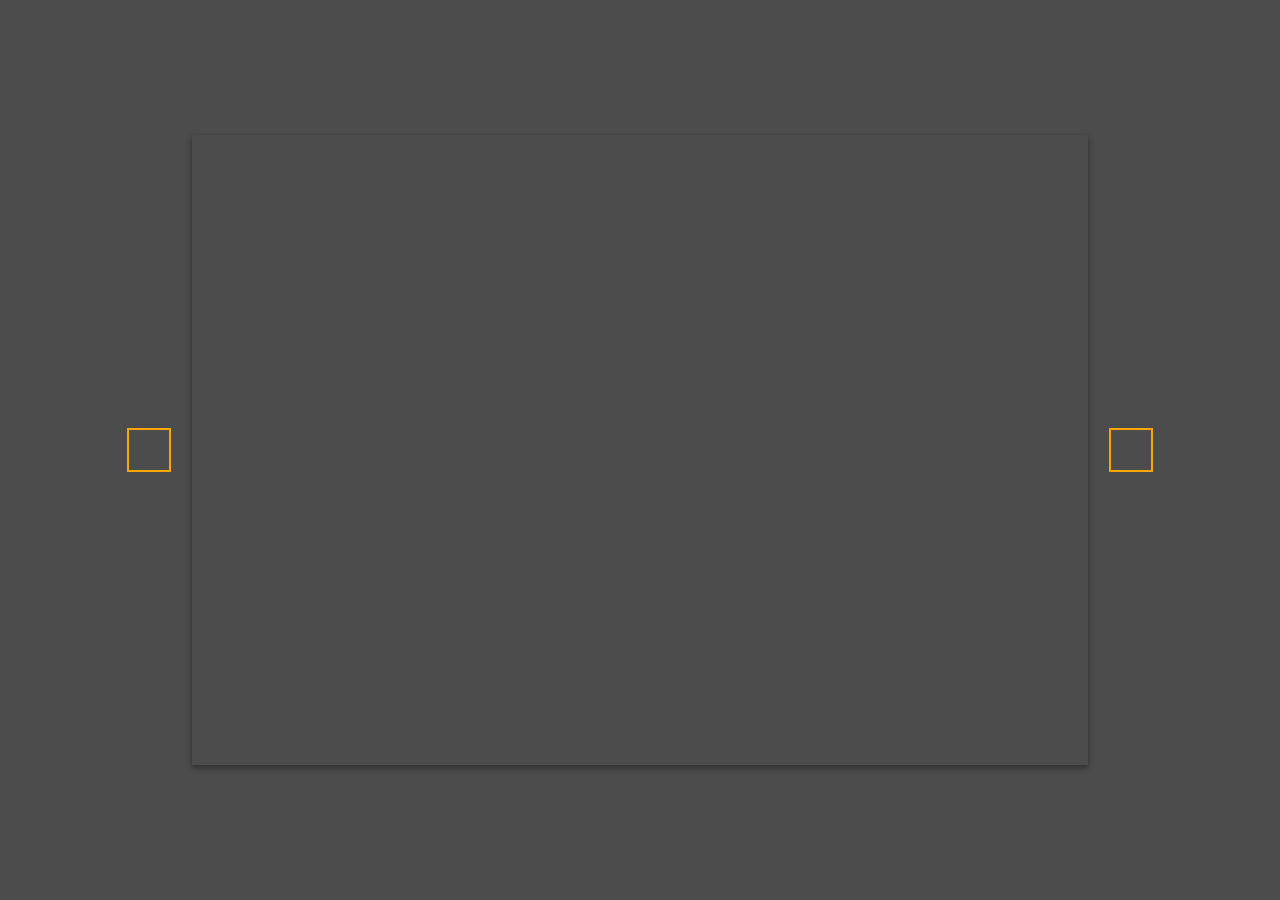
<file: background-slider/index.html>
<!DOCTYPE html>
<html lang="en">
  <head>
    <meta charset="UTF-8" />
    <meta name="viewport" content="width=device-width, initial-scale=1.0" />
    <link
      rel="stylesheet"
      href="https://cdnjs.cloudflare.com/ajax/libs/font-awesome/5.14.0/css/all.min.css"
      integrity="sha512-1PKOgIY59xJ8Co8+NE6FZ+LOAZKjy+KY8iq0G4B3CyeY6wYHN3yt9PW0XpSriVlkMXe40PTKnXrLnZ9+fkDaog=="
      crossorigin="anonymous"
    />
    <link rel="stylesheet" href="style.css" />
    <title>Background Slider</title>
  </head>
  <body>
    <div class="slider-container">
      <div
        class="slide active"
        style="
          background-image: url('https://images.unsplash.com/photo-1549880338-65ddcdfd017b?ixlib=rb-1.2.1&ixid=eyJhcHBfaWQiOjEyMDd9&auto=format&fit=crop&w=2100&q=80');
        "
      ></div>
      <div
        class="slide"
        style="
          background-image: url('https://images.unsplash.com/photo-1511593358241-7eea1f3c84e5?ixlib=rb-1.2.1&ixid=eyJhcHBfaWQiOjEyMDd9&auto=format&fit=crop&w=1934&q=80');
        "
      ></div>

      <div
        class="slide"
        style="
          background-image: url('[data-uri]');
        "
      ></div>

      <div
        class="slide"
        style="
          background-image: url('[data-uri]');
        "
      ></div>

      <div
        class="slide"
        style="
          background-image: url('[data-uri]');
        "
      ></div>

      <button class="arrow left-arrow" id="left">
        <i class="fas fa-arrow-left"></i>
      </button>

      <button class="arrow right-arrow" id="right">
        <i class="fas fa-arrow-right"></i>
      </button>
    </div>
    <script src="script.js"></script>
  </body>
</html>
</file>
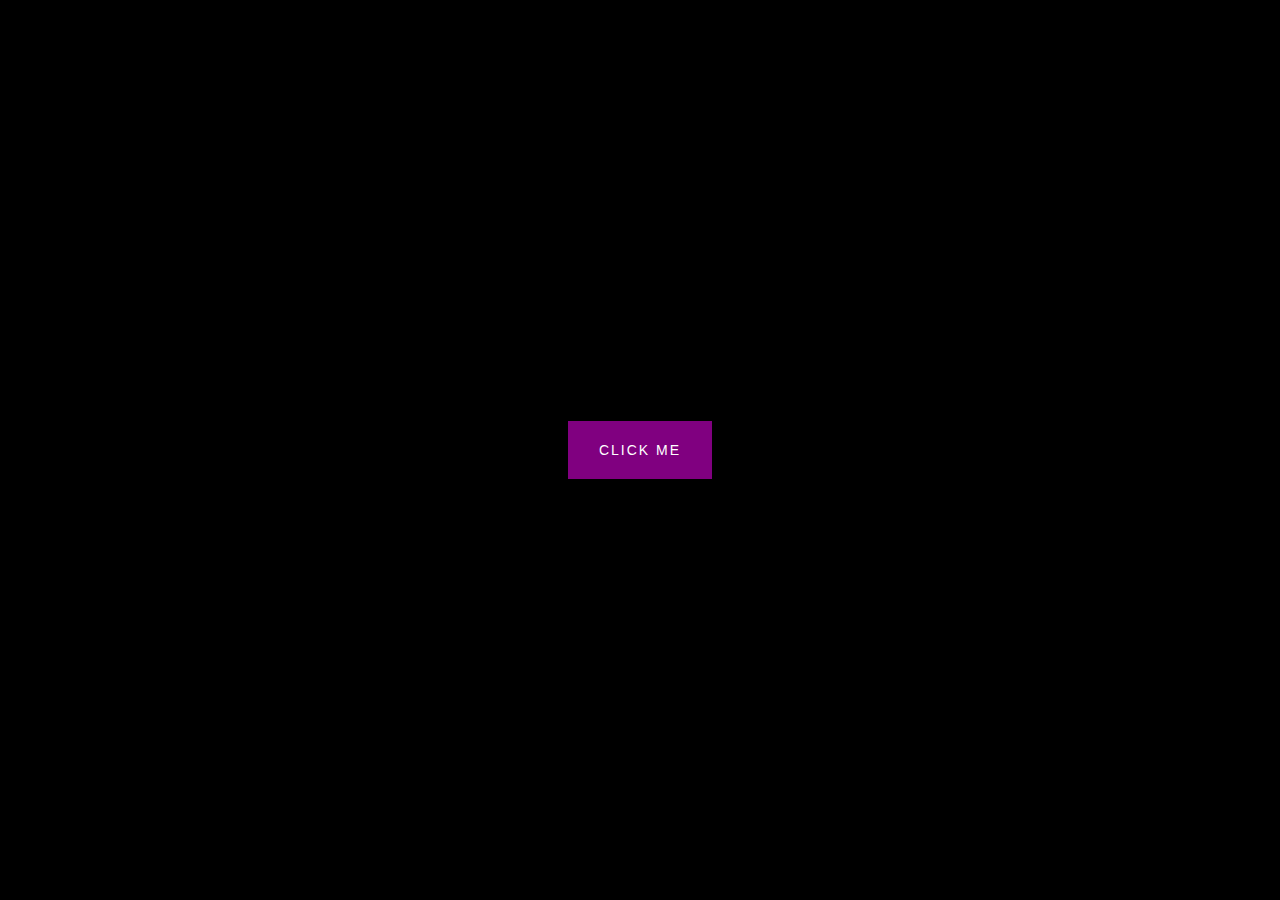
<file: button-ripple-effect/index.html>
<!DOCTYPE html>
<html lang="en">
  <head>
    <meta charset="UTF-8" />
    <meta name="viewport" content="width=device-width, initial-scale=1.0" />
    <link rel="stylesheet" href="style.css" />
    <title>Button Ripple Effect</title>
  </head>
  <body>
    <button class="ripple">Click Me</button>
    <script src="script.js"></script>
  </body>
</html>
</file>
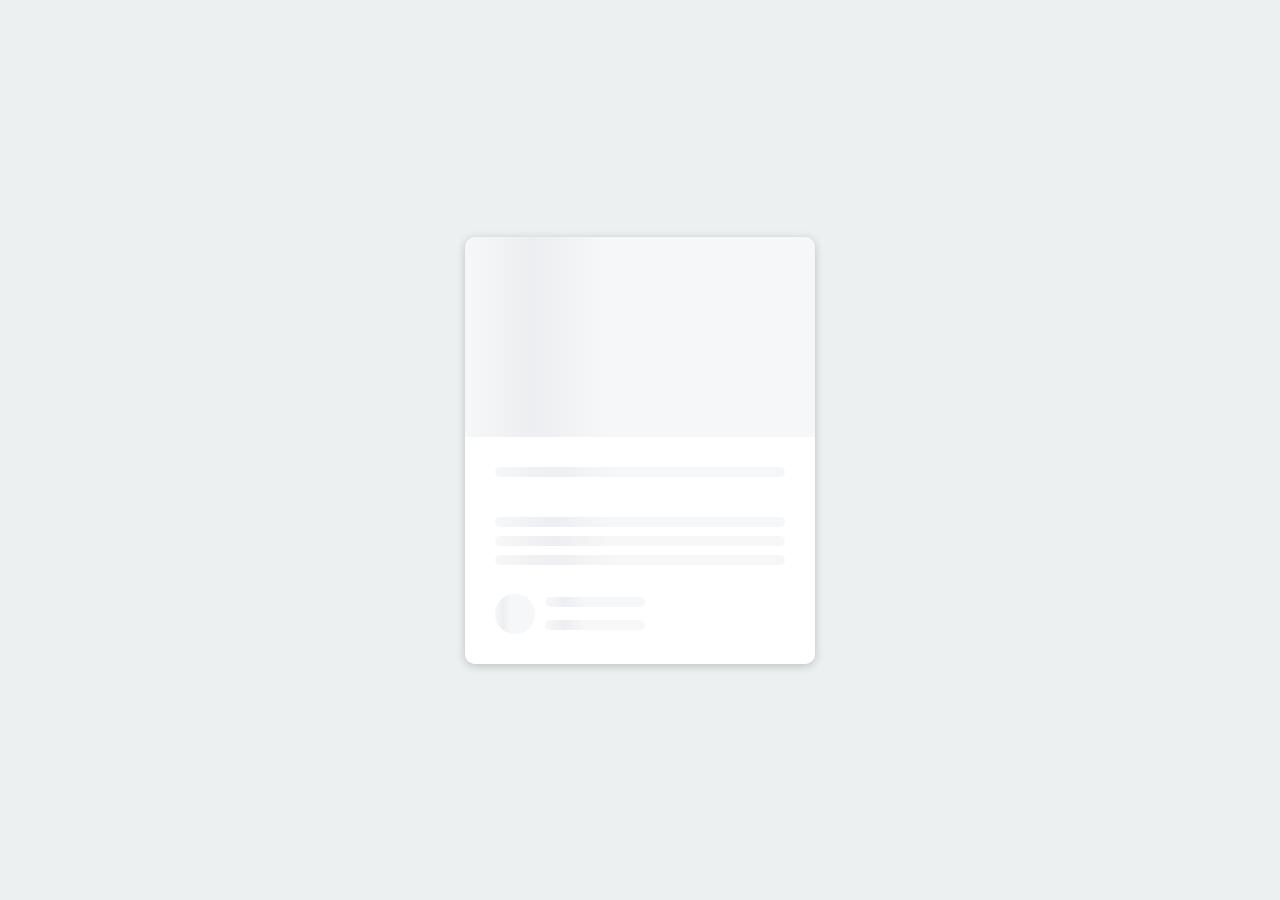
<file: content-placeholder/index.html>
<!DOCTYPE html>
<html lang="en">
  <head>
    <meta charset="UTF-8" />
    <meta name="viewport" content="width=device-width, initial-scale=1.0" />
    <link rel="stylesheet" href="style.css" />
    <title>Content Placeholder</title>
  </head>
  <body>
    <div class="card">
      <div class="card-header animated-bg" id="header">&nbsp;</div>

      <div class="card-content">
        <h3 class="card-title animated-bg animated-bg-text" id="title">
          &nbsp;
        </h3>
        <p class="card-excerpt" id="excerpt">
          &nbsp;
          <span class="animated-bg animated-bg-text">&nbsp;</span>
          <span class="animated-bg animated-bg-text">&nbsp;</span>
          <span class="animated-bg animated-bg-text">&nbsp;</span>
        </p>
        <div class="author">
          <div class="profile-img animated-bg" id="profile_img">&nbsp;</div>
          <div class="author-info">
            <strong class="animated-bg animated-bg-text" id="name"
              >&nbsp;</strong
            >
            <small class="animated-bg animated-bg-text" id="date">&nbsp;</small>
          </div>
        </div>
      </div>
    </div>

    <script src="script.js"></script>
  </body>
</html>
</file>
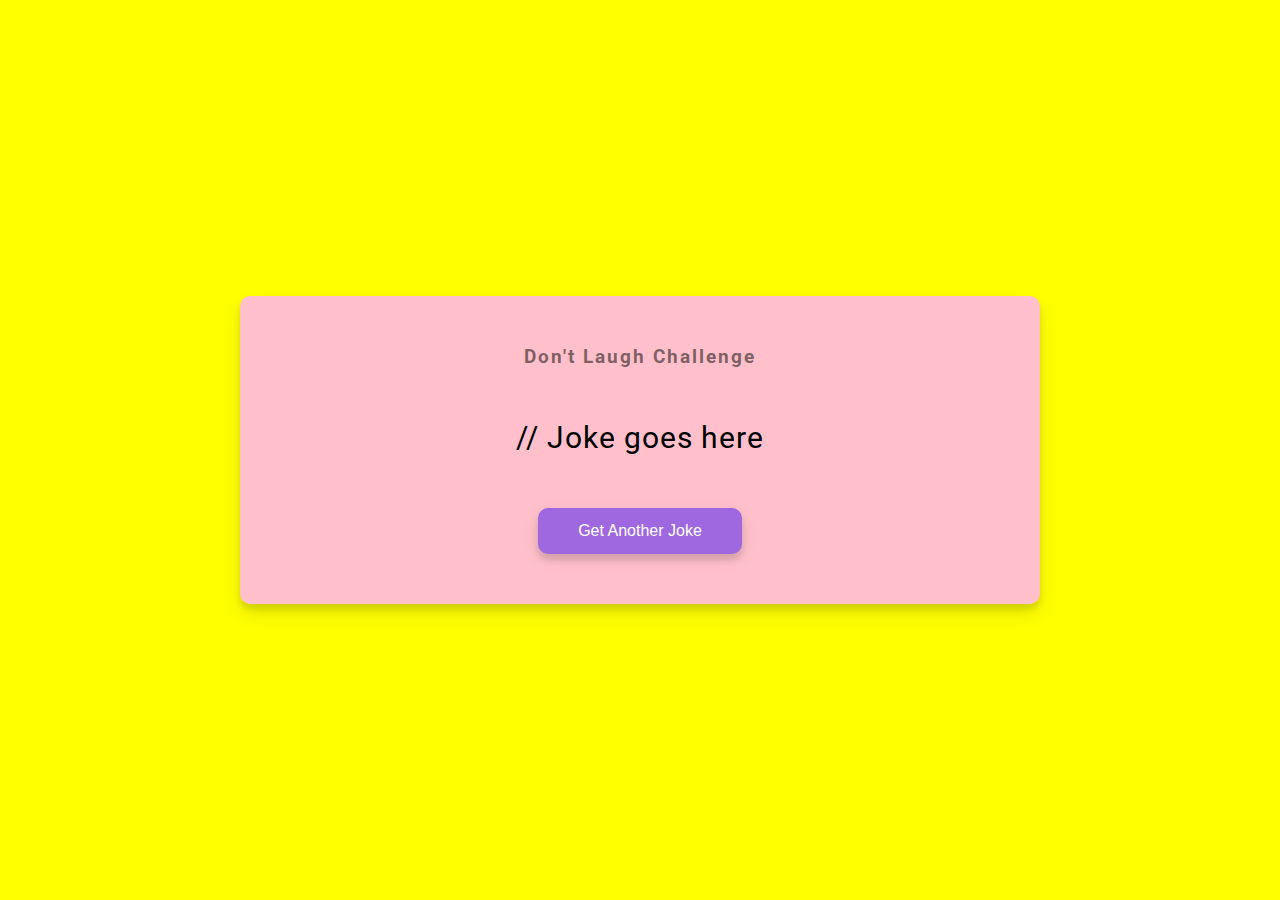
<file: Dad Jokes/index.html>
<!DOCTYPE html>
<html lang="en">
  <head>
    <meta charset="UTF-8" />
    <meta name="viewport" content="width=device-width, initial-scale=1.0" />
    <link rel="stylesheet" href="style.css" />
    <title>Dad Jokes</title>
  </head>
  <body>
<!-- Body Part -->

    <div class="container">
      <h3>Don't Laugh Challenge</h3>
      <div id="joke" class="joke">// Joke goes here</div>
      <button id="jokeBtn" class="btn">Get Another Joke</button>
    </div>
    <script src="script.js"></script>
  </body>
</html>
</file>
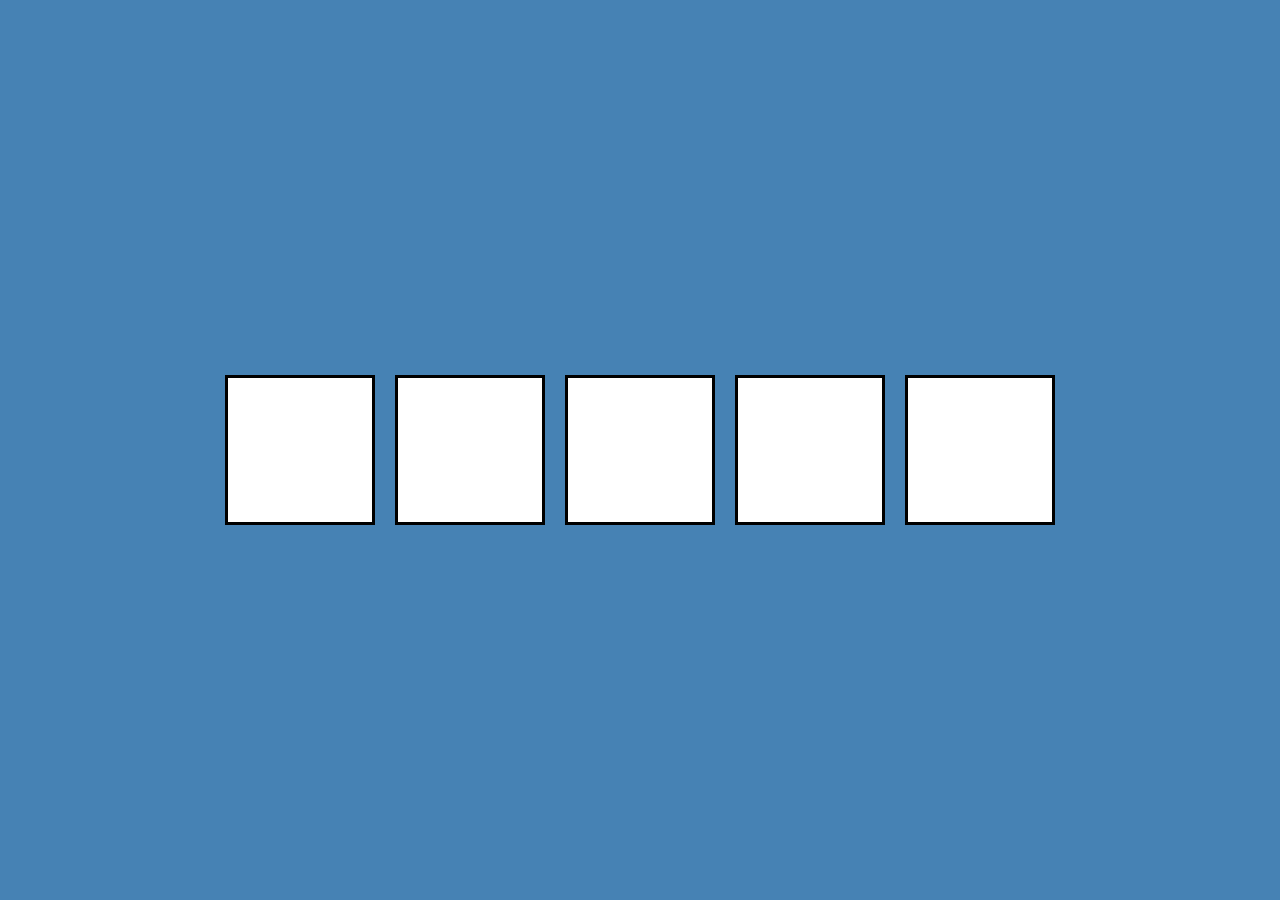
<file: drag-n-drop/index.html>
<!DOCTYPE html>
<html lang="en">
  <head>
    <meta charset="UTF-8" />
    <meta name="viewport" content="width=device-width, initial-scale=1.0" />
    <link rel="stylesheet" href="style.css" />
    <title>Drag N Drop</title>
  </head>
  <body>
    <div class="empty">
      <div class="fill" draggable="true"></div>
    </div>
    <div class="empty"></div>
    <div class="empty"></div>
    <div class="empty"></div>
    <div class="empty"></div>

    <script src="script.js"></script>
  </body>
</html>
</file>
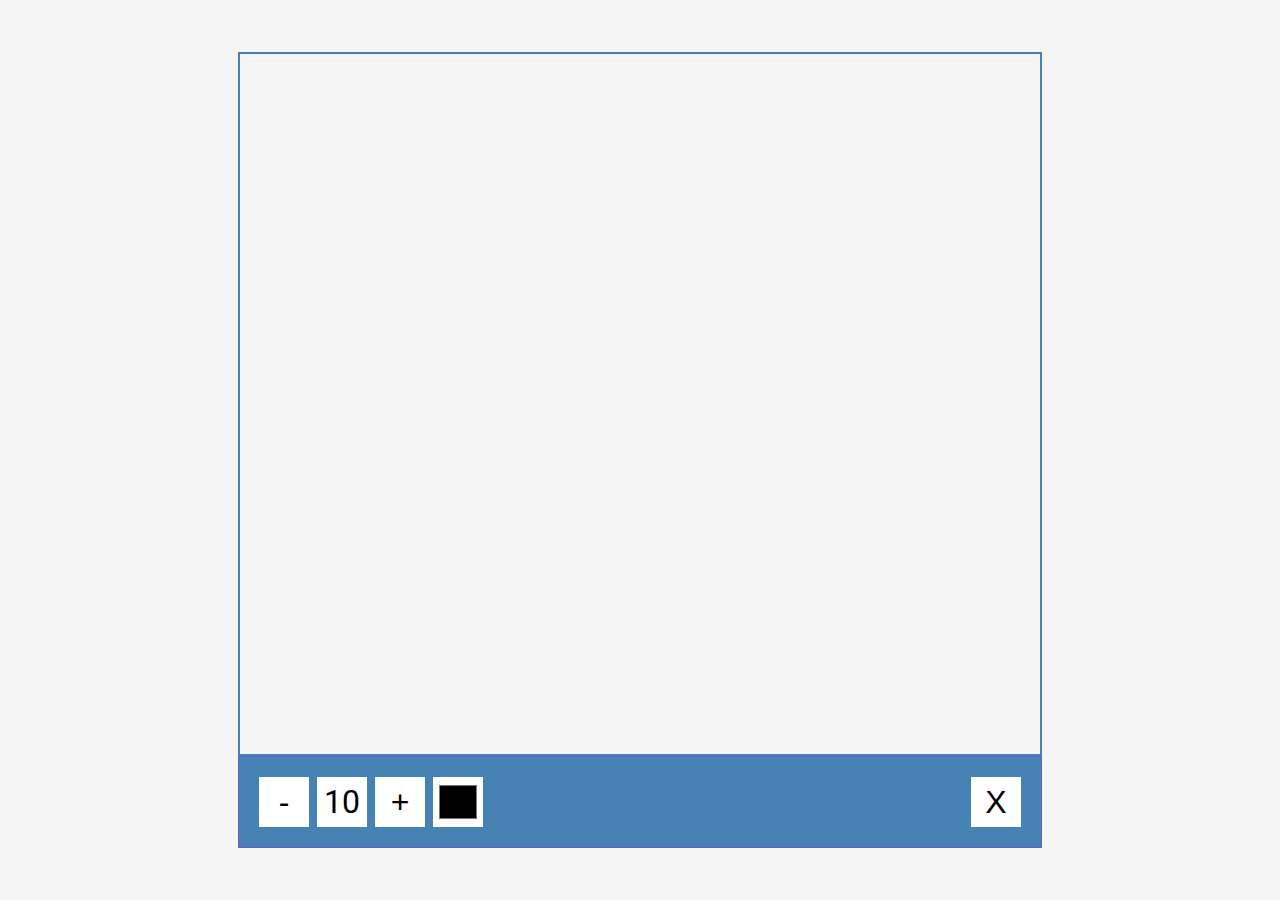
<file: drawing-app/index.html>
<!DOCTYPE html>
<html lang="en">
  <head>
    <meta charset="UTF-8" />
    <meta name="viewport" content="width=device-width, initial-scale=1.0" />
    <link rel="stylesheet" href="style.css" />
    <title>Drawing App</title>
  </head>
  <body>
    <canvas id="canvas" width="800" height="700"></canvas>
    <div class="toolbox">
      <button id="decrease">-</button>
      <span id="size">10</span>
      <button id="increase">+</button>
      <input type="color" id="color">
      <button id="clear">X</button>
    </div>

    <script src="script.js"></script>
  </body>
</html>
</file>
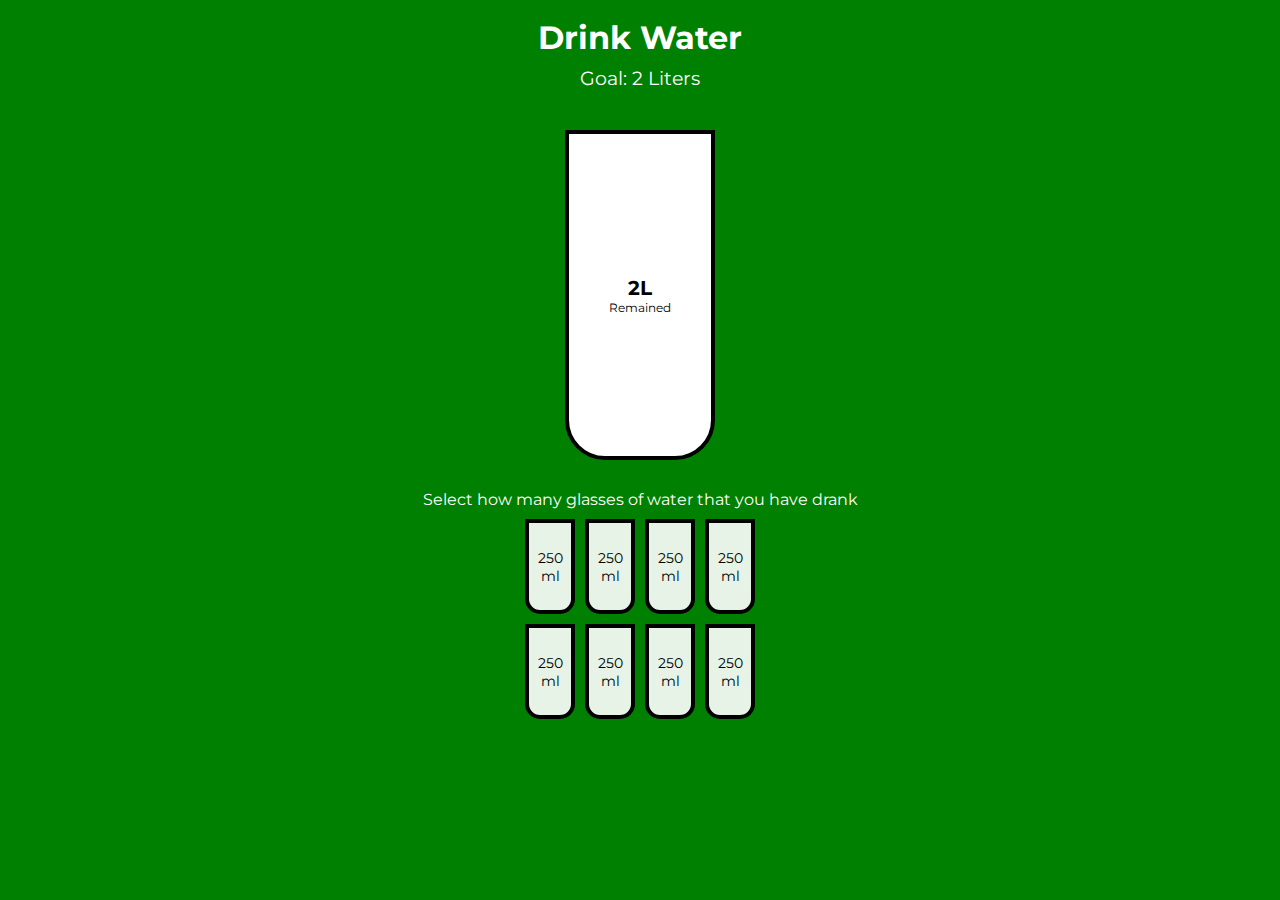
<file: drink-water/index.html>
<!DOCTYPE html>
<html lang="en">
  <head>
    <meta charset="UTF-8" />
    <meta name="viewport" content="width=device-width, initial-scale=1.0" />
    <link rel="stylesheet" href="style.css" />
    <title>Drink Water</title>
  </head>
  <body>
    <h1>Drink Water</h1>
    <h3>Goal: 2 Liters</h3>

    <div class="cup">
      <div class="remained" id="remained">
        <span id="liters"></span>
        <small>Remained</small>
      </div>

      <div class="percentage" id="percentage"></div>
    </div>

    <p class="text">Select how many glasses of water that you have drank</p>

    <div class="cups">
      <div class="cup cup-small">250 ml</div>
      <div class="cup cup-small">250 ml</div>
      <div class="cup cup-small">250 ml</div>
      <div class="cup cup-small">250 ml</div>
      <div class="cup cup-small">250 ml</div>
      <div class="cup cup-small">250 ml</div>
      <div class="cup cup-small">250 ml</div>
      <div class="cup cup-small">250 ml</div>
    </div>

    <script src="script.js"></script>
  </body>
</html>
</file>
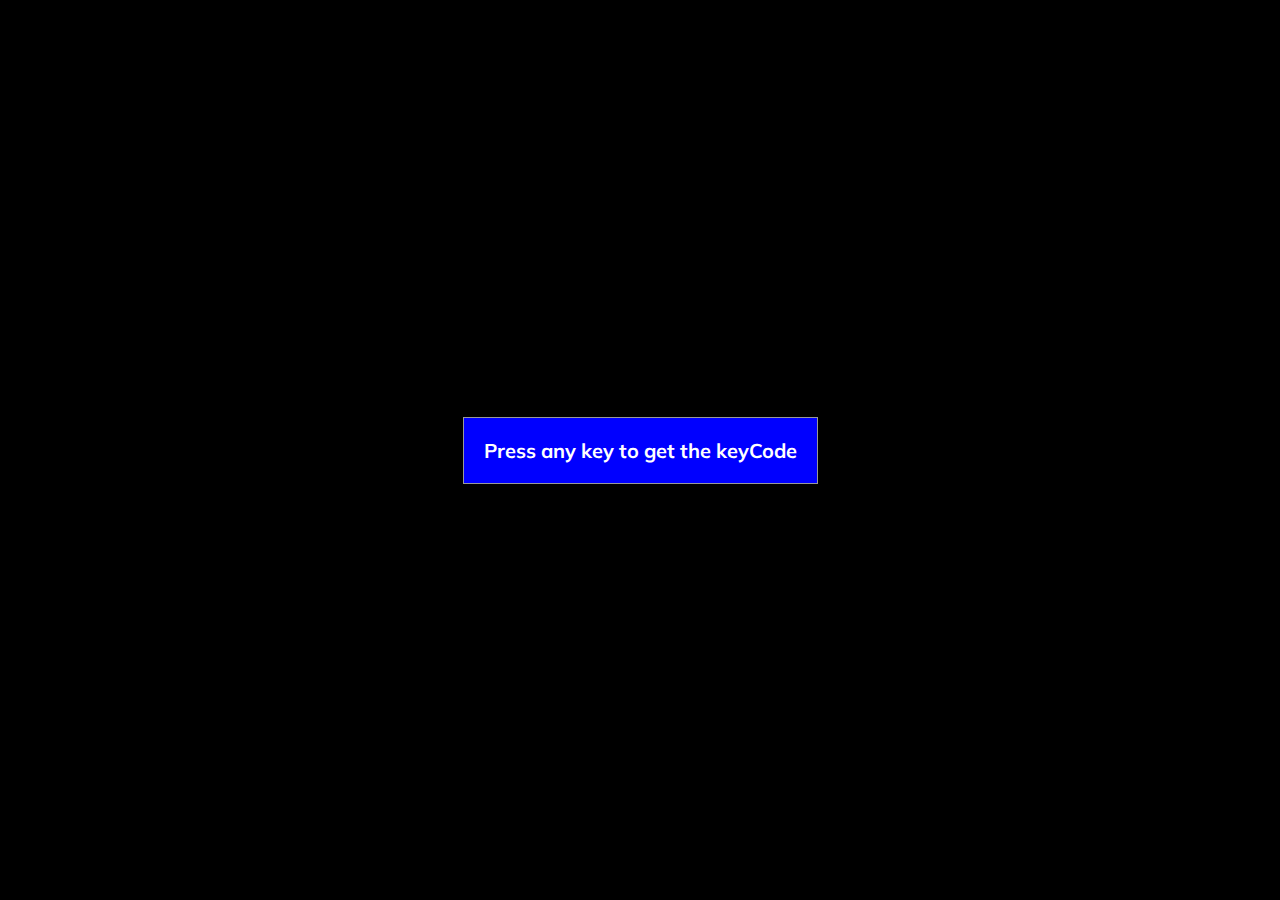
<file: event-keycodes/index.html>
<!DOCTYPE html>
<html lang="en">
  <head>
    <meta charset="UTF-8" />
    <meta name="viewport" content="width=device-width, initial-scale=1.0" />
    <link rel="stylesheet" href="style.css" />
    <title>Event KeyCodes</title>
  </head>
  <body>
    <div id="insert">
      <div class="key">
        Press any key to get the keyCode
      </div>
    </div>
    <script src="script.js"></script>
  </body>
</html>
</file>
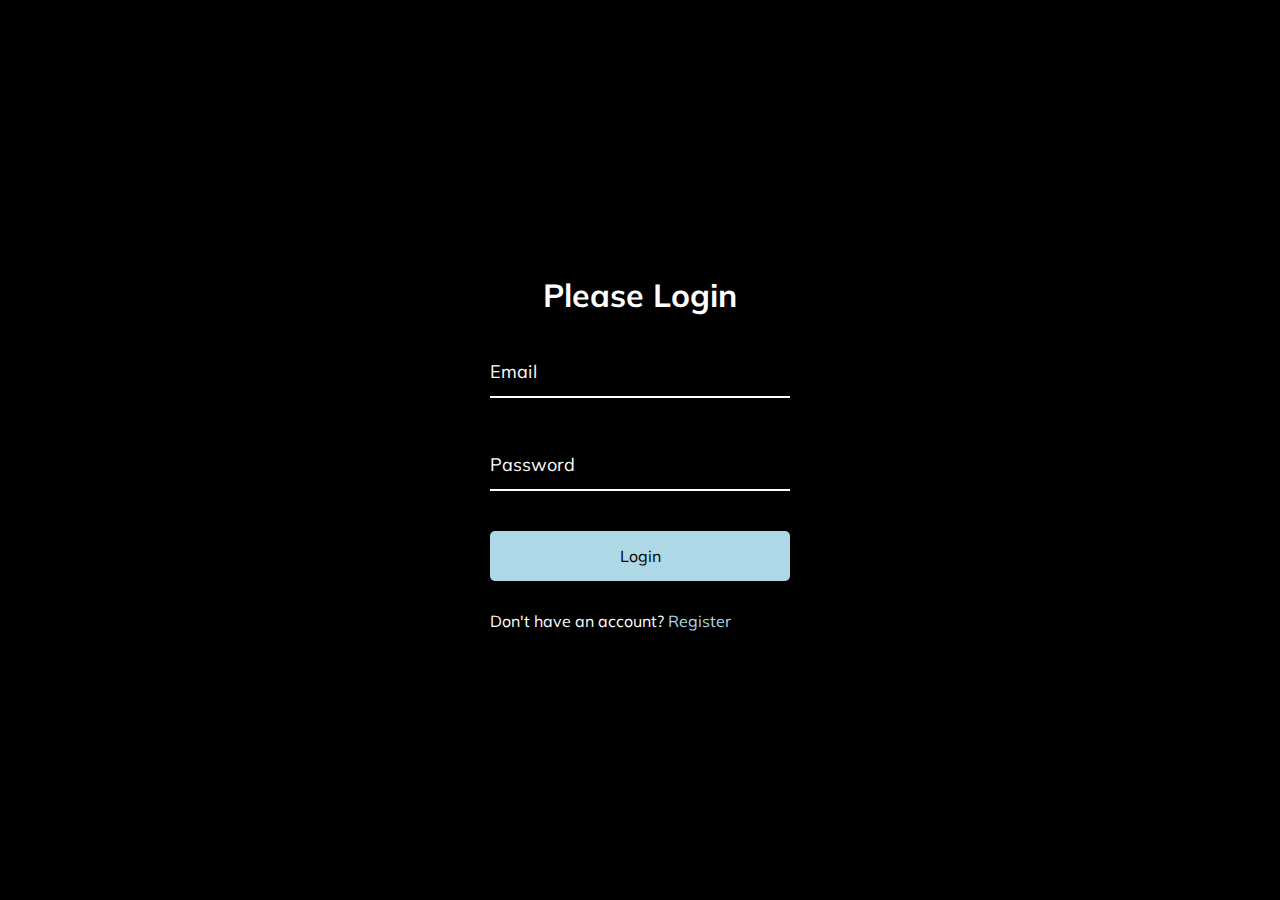
<file: form wave animation/index.html>
<!DOCTYPE html>
<html lang="en">
  <head>
    <meta charset="UTF-8" />
    <meta name="viewport" content="width=device-width, initial-scale=1.0" />
    <link rel="stylesheet" href="style.css" />
    <title>Form Input Wave</title>
  </head>
  <body>

    <!-- Body Part -->
    <div class="container">
      <h1>Please Login</h1>
      <!-- Form Section -->

      <form>  
        <div class="form-control">
          <input type="text" required>
          <label>Email</label>
          <!-- <label>
            <span style="transition-delay: 0ms">E</span>
              <span style="transition-delay: 50ms">m</span>
              <span style="transition-delay: 100ms">a</span>
              <span style="transition-delay: 150ms">i</span>
              <span style="transition-delay: 200ms">l</span>
        </label> -->
        </div>

        <div class="form-control">
          <input type="password" required>
          <label>Password</label>
        </div>

        <button class="btn">Login</button>

        <p class="text">Don't have an account? <a href="#">Register</a> </p>
      </form>
    </div>
    <script src="script.js"></script>
  </body>
</html>
</file>
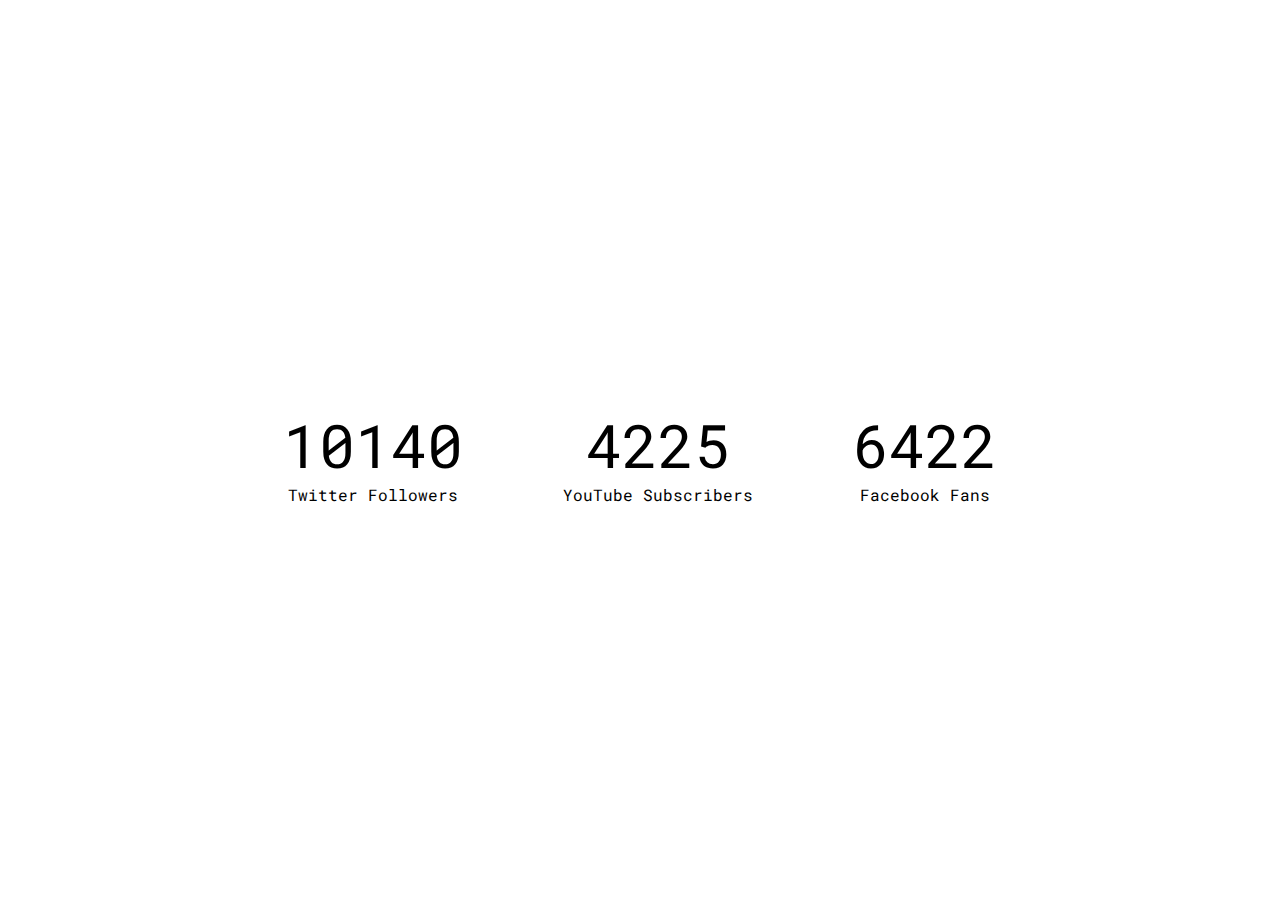
<file: incrementing-counter/index.html>
<!DOCTYPE html>
<html lang="en">
  <head>
    <meta charset="UTF-8" />
    <meta name="viewport" content="width=device-width, initial-scale=1.0" />
    <link rel="stylesheet" href="https://cdnjs.cloudflare.com/ajax/libs/font-awesome/5.14.0/css/all.min.css" integrity="sha512-1PKOgIY59xJ8Co8+NE6FZ+LOAZKjy+KY8iq0G4B3CyeY6wYHN3yt9PW0XpSriVlkMXe40PTKnXrLnZ9+fkDaog==" crossorigin="anonymous" />
    <link rel="stylesheet" href="style.css" />
    <title>Increment Counter</title>
  </head>
  <body>
    <div class="counter-container">
      <i class="fab fa-twitter fa-3x"></i>
      <div class="counter" data-target="12000"></div>
      <span>Twitter Followers</span>
    </div>

    <div class="counter-container">
      <i class="fab fa-youtube fa-3x"></i>
      <div class="counter" data-target="5000"></div>
      <span>YouTube Subscribers</span>
    </div>

    <div class="counter-container">
      <i class="fab fa-facebook fa-3x"></i>
      <div class="counter" data-target="7500"></div>
      <span>Facebook Fans</span>
    </div>
    <script src="script.js"></script>
  </body>
</html>
</file>
<file: background-slider/style.css>
@import url('https://fonts.googleapis.com/css2?family=Roboto:wght@400;700&display=swap');

* {
  box-sizing: border-box;
  
}

body {
  font-family: 'Roboto', sans-serif;
  display: flex;
  flex-direction: column;
  align-items: center;
  justify-content: center;
  height: 100vh;
  overflow: hidden;
  margin:0;
  background-position: center center;
  background-size: auto;
  transition: 0.4s;
  background-color: white;
}

body::before {
  content: '';
  position: absolute;
  top: 0;
  left: 0;
  width: 100%;
  height: 100vh;
  background-color: rgba(0, 0, 0, 0.7);
  z-index: -1;
}

.slider-container {
  box-shadow: 0 3px 6px rgba(0, 0, 0, 0.16), 0 3px 6px rgba(0, 0, 0, 0.23);
  height: 70vh;
  width: 70vw;
  position: relative;
  overflow: hidden;
}

.slide {
  opacity: 0;
  height: 100vh;
  width: 100vw;
  background-position: center center;
  background-size: cover;
  position: absolute;
  top: -15vh;
  left: -15vw;
  transition: 0.4s ease;
  z-index: 1;
}

.slide.active {
  opacity: 1;
}

.arrow {
  position: fixed;
  background-color: transparent;
  color: #fff;
  padding: 20px;
  font-size: 30px;
  border: 2px solid orange;
  top: 50%;
  transform: translateY(-50%);
  cursor: pointer;
}

.arrow:focus {
  outline: 0;
}

.left-arrow {
  left: calc(15vw - 65px);
}

.right-arrow {
  right: calc(15vw - 65px);
}
</file>
<file: button-ripple-effect/style.css>
@import url('https://fonts.googleapis.com/css2?family=Roboto:wght@400;700&display=swap');

* {
  box-sizing: border-box;
}

body {
  background-color: #000;
  font-family: 'Roboto', sans-serif;
  display: flex;
  flex-direction: column;
  align-items: center;
  justify-content: center;
  height: 100vh;
  overflow: hidden;
  margin: 0;
}

button {
  background-color: purple;
  color: #fff;
  border: 1px purple solid;
  font-size: 14px;
  text-transform: uppercase;
  letter-spacing: 2px;
  padding: 20px 30px;
  overflow: hidden;
  margin: 10px 0;
  position: relative;
}

button:focus {
  outline: none;
}

button .circle {
  position: absolute;
  background-color: #fff;
  width: 100px;
  height: 100px;
  border-radius: 50%;
  transform: translate(-50%, -50%) scale(0);
  animation: scale 0.5s ease-out;
}

@keyframes scale {
  to {
    transform: translate(-50%, -50%) scale(3);
    opacity: 0;
  }
}
</file>
<file: content-placeholder/style.css>
@import url('https://fonts.googleapis.com/css2?family=Roboto:wght@400;700&display=swap');

* {
  box-sizing: border-box;
}

body {
  background-color: #ecf0f1;
  font-family: 'Roboto', sans-serif;
  display: flex;
  align-items: center;
  justify-content: center;
  height: 100vh;
  overflow: hidden;
  margin: 0;
}

img {
  max-width: 100%;
}

.card {
  box-shadow: 0 2px 10px rgba(0, 0, 0, 0.2);
  border-radius: 10px;
  overflow: hidden;
  width: 350px;
}

.card-header {
  height: 200px;
}

.card-header img {
  object-fit: cover;
  height: 100%;
  width: 100%;
}

.card-content {
  background-color: #fff;
  padding: 30px;
}

.card-title {
  height: 20px;
  margin: 0;
}

.card-excerpt {
  color: #777;
  margin: 10px 0 20px;
}

.author {
  display: flex;
}

.profile-img {
  border-radius: 50%;
  overflow: hidden;
  height: 40px;
  width: 40px;
}

.author-info {
  display: flex;
  flex-direction: column;
  justify-content: space-around;
  margin-left: 10px;
  width: 100px;
}

.author-info small {
  color: #aaa;
  margin-top: 5px;
}

.animated-bg {
  background-image: linear-gradient(
    to right,
    #f6f7f8 0%,
    #edeef1 10%,
    #f6f7f8 20%,
    #f6f7f8 100%
  );
  background-size: 200% 100%;
  animation: bgPos 1s linear infinite;
}

.animated-bg-text {
  border-radius: 50px;
  display: inline-block;
  margin: 0;
  height: 10px;
  width: 100%;
}

@keyframes bgPos {
  0% {
    background-position: 50% 0;
  }

  100% {
    background-position: -150% 0;
  }
}
</file>
<file: Dad Jokes/style.css>
/* Css Part */

@import url('https://fonts.googleapis.com/css2?family=Roboto:wght@400;700&display=swap');

* {
  box-sizing: border-box;
}

body {
  background-color: yellow;
  font-family: 'Roboto', sans-serif;
  display: flex;
  flex-direction: column;
  align-items: center;
  justify-content: center;
  height: 100vh;
  overflow: hidden;
  margin: 0;
  padding: 20px;
}

.container {
  background-color: pink;
  border-radius: 10px;
  box-shadow: 0 10px 20px rgba(0, 0, 0, 0.1), 0 6px 6px rgba(0, 0, 0, 0.1);
  padding: 50px 20px;
  text-align: center;
  max-width: 100%;
  width: 800px;
}

h3 {
  margin: 0;
  opacity: 0.5;
  letter-spacing: 2px;
}

.joke {
  font-size: 30px;
  letter-spacing: 1px;
  line-height: 40px;
  margin: 50px auto;
  max-width: 600px;
}

.btn {
  background-color: #9f68e0;
  color: #fff;
  border: 0;
  border-radius: 10px;
  box-shadow: 0 5px 15px rgba(0, 0, 0, 0.1), 0 6px 6px rgba(0, 0, 0, 0.1);
  padding: 14px 40px;
  font-size: 16px;
  cursor: pointer;
}

.btn:active {
  transform: scale(0.98);
}

.btn:focus {
  outline: 0;
}
</file>
<file: drag-n-drop/style.css>
* {
  box-sizing: border-box;
}

body {
  background-color: steelblue;
  display: flex;
  align-items: center;
  justify-content: center;
  height: 100vh;
  overflow: hidden;
  margin: 0;
}

.empty {
  height: 150px;
  width: 150px;
  margin: 10px;
  border: solid 3px black;
  background: white;
}

.fill {
  background-image: url('https://source.unsplash.com/random/150x150');
  height: 145px;
  width: 145px;
  cursor: pointer;
}

.hold {
  border: solid 5px #ccc;
}

.hovered {
  background-color: #333;
  border-color: white;
  border-style: dashed;
}

@media (max-width: 800px) {
  body {
    flex-direction: column;
  }
}
</file>
<file: drawing-app/style.css>
@import url('https://fonts.googleapis.com/css2?family=Roboto:wght@400;700&display=swap');

* {
  box-sizing: border-box;
}

body {
  background-color: #f5f5f5;
  font-family: 'Roboto', sans-serif;
  display: flex;
  flex-direction: column;
  align-items: center;
  justify-content: center;
  height: 100vh;
  margin: 0;
}

canvas {
  border: 2px solid steelblue;
}

.toolbox {
  background-color: steelblue;
  border: 1px solid slateblue;
  display: flex;
  width: 804px;
  padding: 1rem;
}

.toolbox > * {
  background-color: #fff;
  border: none;
  display: inline-flex;
  align-items: center;
  justify-content: center;
  font-size: 2rem;
  height: 50px;
  width: 50px;
  margin: 0.25rem;
  padding: 0.25rem;
  cursor: pointer;
}

.toolbox > *:last-child {
  margin-left: auto;
}
</file>
<file: drink-water/style.css>
@import url('https://fonts.googleapis.com/css?family=Montserrat:400,600&display=swap');

:root {
  --border-color: black;
  --fill-color: #6ab3f8;
}

* {
  box-sizing: border-box;
}

body {
  background-color: green;
  color: #fff;
  font-family: 'Montserrat', sans-serif;
  display: flex;
  flex-direction: column;
  align-items: center;
  margin-bottom: 40px;
}

h1 {
  margin: 10px 0 0;
}

h3 {
  font-weight: 400;
  margin: 10px 0;
}

.cup {
  background-color: #fff;
  border: 4px solid var(--border-color);
  color: var(--border-color);
  border-radius: 0 0 40px 40px;
  height: 330px;
  width: 150px;
  margin: 30px 0;
  display: flex;
  flex-direction: column;
  overflow: hidden;
}

.cup.cup-small {
  height: 95px;
  width: 50px;
  border-radius: 0 0 15px 15px;
  background-color: rgba(255, 255, 255, 0.9);
  cursor: pointer;
  font-size: 14px;
  align-items: center;
  justify-content: center;
  text-align: center;
  margin: 5px;
  transition: 0.3s ease;
}

.cup.cup-small.full {
  background-color: var(--fill-color);
  color: black;
}

.cups {
  display: flex;
  flex-wrap: wrap;
  align-items: center;
  justify-content: center;
  width: 280px;
}

.remained {
  display: flex;
  flex-direction: column;
  align-items: center;
  justify-content: center;
  text-align: center;
  flex: 1;
  transition: 0.3s ease;
}

.remained span {
  font-size: 20px;
  font-weight: bold;
  color: black;
}

.remained small {
  font-size: 12px;
  color: black;
}

.percentage {
  background-color: red;
  display: flex;
  align-items: center;
  justify-content: center;
  font-weight: bold;
  font-size: 30px;
  height: 0;
  transition: 0.3s ease;
}

.text {
  text-align: center;
  margin: 0 0 5px;
}
</file>
<file: event-keycodes/style.css>
@import url('https://fonts.googleapis.com/css?family=Muli&display=swap');

* {
  box-sizing: border-box;
}

body {
  background-color: black;
  font-family: 'Muli', sans-serif;
  display: flex;
  align-items: center;
  justify-content: center;
  text-align: center;
  height: 100vh;
  overflow: hidden;
  margin: 0;
}

.key {
  border: 1px solid #999;
  background-color: blue;
  color: white;
  box-shadow: 1px 1px 3px rgba(0, 0, 0, 0.1);
  display: inline-flex;
  align-items: center;
  font-size: 20px;
  font-weight: bold;
  padding: 20px;
  flex-direction: column;
  margin: 10px;
  min-width: 150px;
  position: relative;
}

.key small {
  position: absolute;
  top: -24px;
  left: 0;
  text-align: center;
  width: 100%;
  color: #555;
  font-size: 14px;
}

@media(max-width:768px){
 .key{
   margin: 10px 0px;
  }
}
</file>
<file: form wave animation/style.css>
/* Css Part */

@import url('https://fonts.googleapis.com/css?family=Muli&display=swap');

* {
  box-sizing: border-box;
}

body {
  background-color: black;
  color: #fff;
  font-family: 'Muli', sans-serif;
  display: flex;
  flex-direction: column;
  align-items: center;
  justify-content: center;
  height: 100vh;
  overflow: hidden;
  margin: 0;
}

.container {
  background-color: rgba(0, 0, 0, 0.4);
  padding: 20px 40px;
  border-radius: 5px;
}

.container h1 {
  text-align: center;
  margin-bottom: 30px;
}

.container a {
  text-decoration: none;
  color: lightblue;
}

.btn {
  cursor: pointer;
  display: inline-block;
  width: 100%;
  background: lightblue;
  padding: 15px;
  font-family: inherit;
  font-size: 16px;
  border: 0;
  border-radius: 5px;
}

.btn:focus {
  outline: 0;
}

.btn:active {
  transform: scale(0.98);
}

.text {
  margin-top: 30px;
}

.form-control {
  position: relative;
  margin: 20px 0 40px;
  width: 300px;
}

.form-control input {
  background-color: transparent;
  border: 0;
  border-bottom: 2px #fff solid;
  display: block;
  width: 100%;
  padding: 15px 0;
  font-size: 18px;
  color: #fff;
}

.form-control input:focus,
.form-control input:valid {
  outline: 0;
  border-bottom-color: lightblue;
}

.form-control label {
  position: absolute;
  top: 15px;
  left: 0;
  pointer-events: none;
}

.form-control label span {
  display: inline-block;
  font-size: 18px;
  min-width: 5px;
  transition: 0.3s cubic-bezier(0.68, -0.55, 0.265, 1.55);
}

.form-control input:focus + label span,
.form-control input:valid + label span {
  color: lightblue;
  transform: translateY(-30px);
}
</file>
<file: incrementing-counter/style.css>
@import url('https://fonts.googleapis.com/css?family=Roboto+Mono&display=swap');

* {
  box-sizing: border-box;
}

body {
  background-color: white;
  color: black;
  font-family: 'Roboto Mono', sans-serif;
  display: flex;
  align-items: center;
  justify-content: center;
  height: 100vh;
  overflow: hidden;
  margin: 0;
}

.counter-container {
  display: flex;
  flex-direction: column;
  justify-content: center;
  text-align: center;
  margin: 30px 50px;
}

.counter {
  font-size: 60px;
  margin-top: 10px;
}

@media (max-width: 580px) {
  body {
    flex-direction: column;
  }
}
</file>
